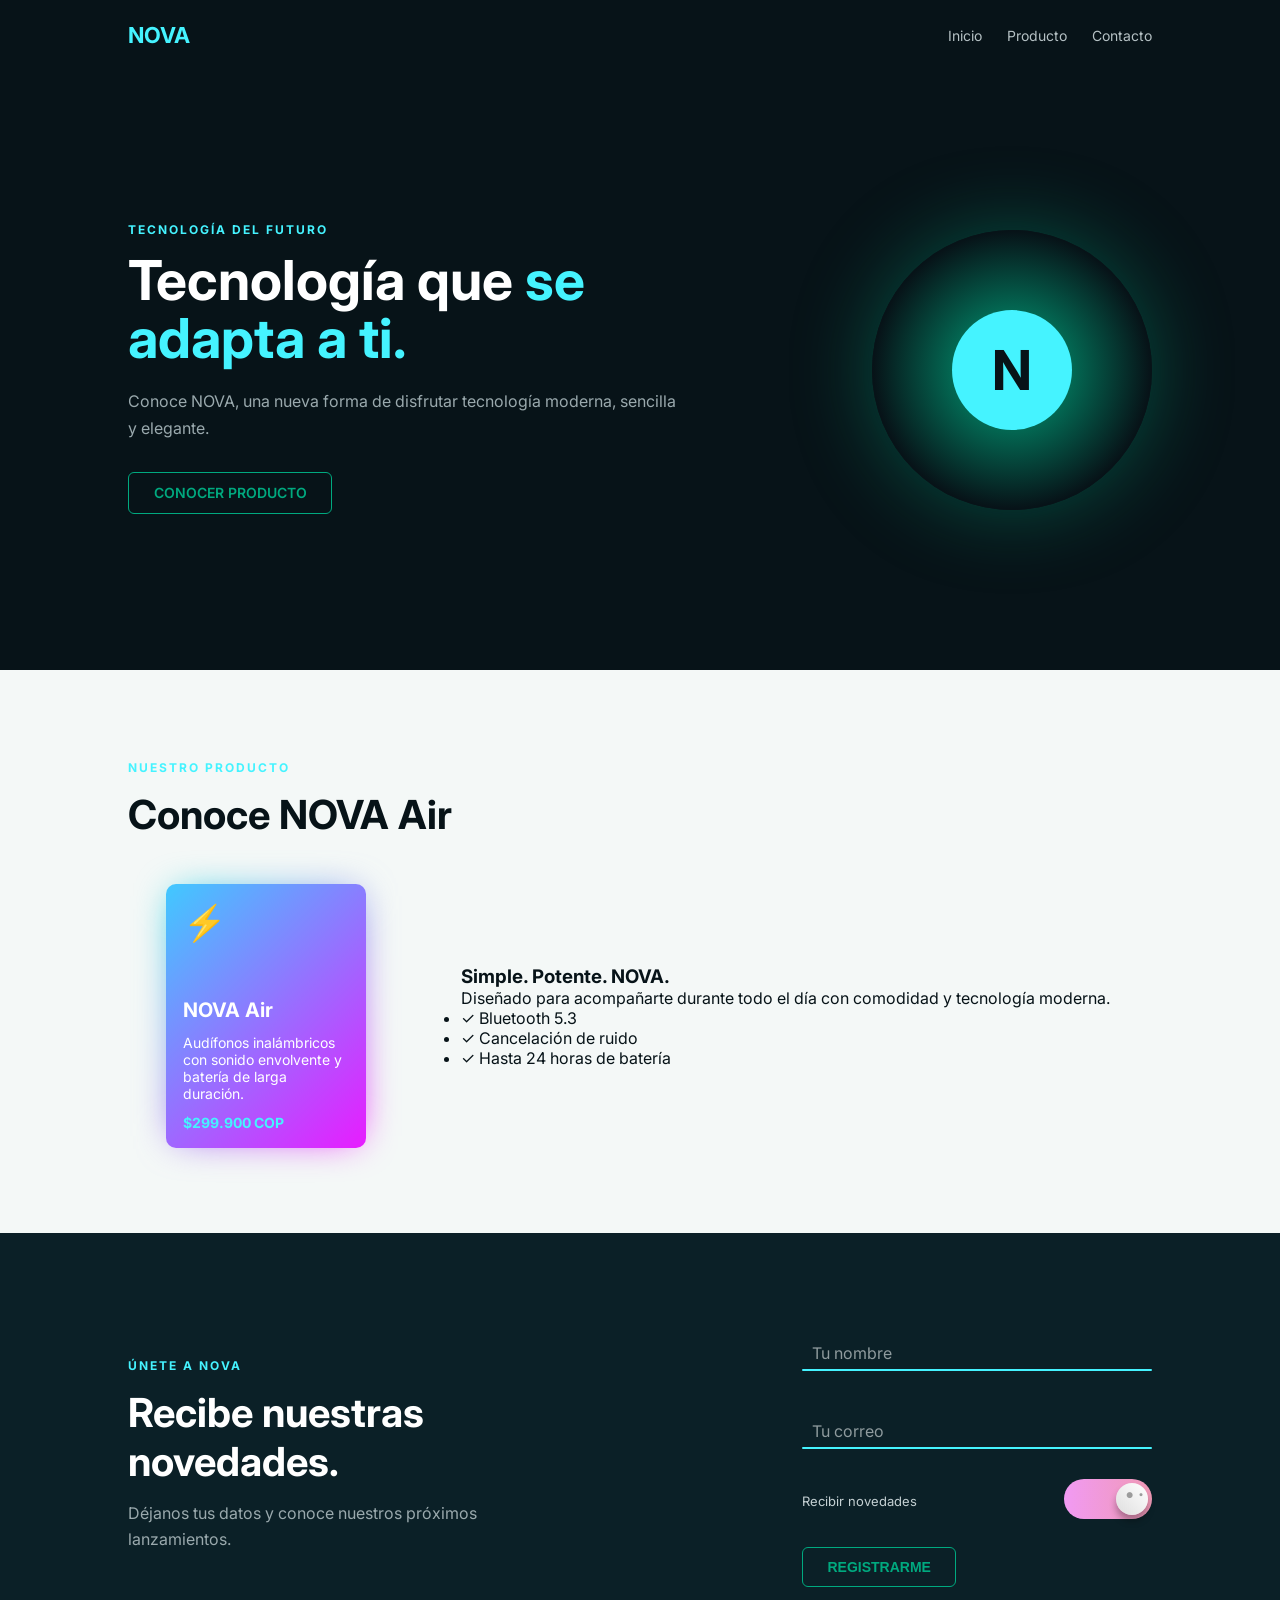
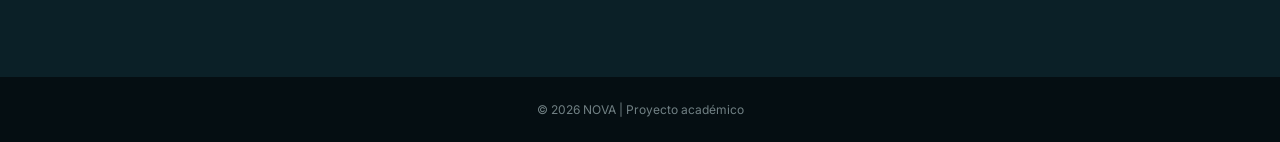
<file: landing-page/index.html>
<!DOCTYPE html>
<html lang="es">
<head>
    <meta charset="UTF-8">
    <meta name="viewport" content="width=device-width, initial-scale=1.0">

    <title>NOVA - Tecnología</title>

    <link rel="stylesheet" href="styles.css">
    <link rel="preconnect" href="https://fonts.googleapis.com">
    <link rel="preconnect" href="https://fonts.gstatic.com" crossorigin>
    <link href="https://fonts.googleapis.com/css2?family=Inter:wght@400;600;700&display=swap" rel="stylesheet">
</head>

<body>

    <header>
        <div class="logo">NOVA</div>

        <nav>
            <a href="#inicio">Inicio</a>
            <a href="#producto">Producto</a>
            <a href="#contacto">Contacto</a>
        </nav>
    </header>

    <section class="hero" id="inicio">

        <div class="hero-text">

            <p class="mini-title">TECNOLOGÍA DEL FUTURO</p>

            <h1>
                Tecnología que
                <span>se adapta a ti.</span>
            </h1>

            <p>
                Conoce NOVA, una nueva forma de disfrutar
                tecnología moderna, sencilla y elegante.
            </p>
            <a href="#producto" class="nova-btn">
                Conocer producto
            </a>

        </div>


        <div class="hero-circle">
            <span>N</span>
        </div>

    </section>
    <section class="producto" id="producto">

        <p class="mini-title">NUESTRO PRODUCTO</p>

        <h2>Conoce NOVA Air</h2>

        <div class="producto-contenido">
            <div class="nova-card">

                <div class="card-icon">
                    ⚡
                </div>

                <p class="card-title">
                    NOVA Air
                </p>

                <p>
                    Audífonos inalámbricos con sonido
                    envolvente y batería de larga duración.
                </p>

                <p class="card-price">
                    $299.900 COP
                </p>

            </div>


            <div class="producto-info">

                <h3>
                    Simple. Potente. NOVA.
                </h3>

                <p>
                    Diseñado para acompañarte durante todo
                    el día con comodidad y tecnología moderna.
                </p>

                <ul>
                    <li>✓ Bluetooth 5.3</li>
                    <li>✓ Cancelación de ruido</li>
                    <li>✓ Hasta 24 horas de batería</li>
                </ul>

            </div>

        </div>

    </section>
    <section class="contacto" id="contacto">

        <div class="contacto-texto">

            <p class="mini-title">
                ÚNETE A NOVA
            </p>

            <h2>
                Recibe nuestras novedades.
            </h2>

            <p>
                Déjanos tus datos y conoce nuestros
                próximos lanzamientos.
            </p>

        </div>


        <form>

            <div class="nova-input">

                <input type="text" required>

                <span>Tu nombre</span>

                <i></i>

            </div>


            <div class="nova-input">

                <input type="email" required>

                <span>Tu correo</span>

                <i></i>

            </div>

            <div class="toggle-area">

                <span>Recibir novedades</span>

                <div class="nova-toggle">

                    <div class="check">

                        <input
                            id="toggle"
                            type="checkbox"
                            checked
                        >

                        <label for="toggle"></label>

                    </div>

                </div>

            </div>

            <button
                type="submit"
                class="nova-btn"
            >
                Registrarme
            </button>

        </form>

    </section>

    <footer>

        <p>
            © 2026 NOVA | Proyecto académico
        </p>

        <!--
        Card:
        Autor: gharsh11032000
        Link: https://uiverse.io/gharsh11032000/tasty-frog-49

        Button:
        Autor: nikk7007
        Link: https://uiverse.io/nikk7007/nasty-wasp-56

        Input:
        Autor: VijinV
        Link: https://uiverse.io/VijinV/mean-goose-92

        Toggle:
        Autor: Shoh2008
        Link: https://uiverse.io/Shoh2008/average-monkey-56
        -->

    </footer>

</body>
</html>
</file>
<file: landing-page/styles.css>
* {
  margin: 0;
  padding: 0;
  box-sizing: border-box;
}

html {
  scroll-behavior: smooth;
}

body {
  font-family: "Inter", sans-serif;
  background: #071318;
  color: white;
}

a {
  text-decoration: none;
  color: inherit;
}

section {
  padding: 90px 10%;
}

.mini-title {
  color: #45f3ff;
  font-size: 12px;
  font-weight: bold;
  letter-spacing: 2px;
  margin-bottom: 15px;
}

header {
  height: 70px;

  display: flex;
  align-items: center;
  justify-content: space-between;

  padding: 0 10%;

  background: #071318;
}

.logo {
  font-size: 22px;
  font-weight: bold;
  color: #45f3ff;
}

nav {
  display: flex;
  gap: 25px;
}

nav a {
  font-size: 14px;
  color: #b5c1c4;
}

nav a:hover {
  color: #45f3ff;
}

.hero {
  min-height: 600px;

  display: flex;
  align-items: center;
  justify-content: space-between;

  gap: 50px;
}

.hero-text {
  max-width: 550px;
}

.hero h1 {
  font-size: 55px;
  line-height: 1.05;
  margin-bottom: 20px;
}

.hero h1 span {
  color: #45f3ff;
}

.hero-text > p:not(.mini-title) {
  color: #9aa9ad;
  line-height: 1.7;
  margin-bottom: 30px;
}

.hero-circle {
  width: 280px;
  height: 280px;

  border-radius: 50%;

  display: flex;
  align-items: center;
  justify-content: center;

  background: radial-gradient(circle, #00a97f, #071318 70%);

  box-shadow: 0 0 80px rgba(0, 169, 127, 0.4);
}

.hero-circle span {
  width: 120px;
  height: 120px;

  display: flex;
  align-items: center;
  justify-content: center;

  border-radius: 50%;

  background: #45f3ff;

  color: #071318;

  font-size: 55px;
  font-weight: bold;
}

.nova-btn {
  --color: #00a97f;
  --color2: #071318;

  display: inline-block;

  padding: 0.8em 1.75em;

  background-color: transparent;

  border-radius: 6px;

  border: 0.3px solid var(--color);

  transition: 0.5s;

  position: relative;
  overflow: hidden;

  cursor: pointer;

  z-index: 1;

  font-weight: 600;
  font-size: 14px;

  color: var(--color);

  text-transform: uppercase;
}

.nova-btn::after,
.nova-btn::before {
  content: "";

  display: block;

  height: 100%;
  width: 100%;

  transform: skew(90deg) translate(-50%, -50%);

  position: absolute;

  inset: 50%;
  left: 25%;

  z-index: -1;

  transition: 0.5s ease-out;

  background-color: var(--color);
}

.nova-btn::before {
  top: -50%;
  left: -25%;

  transform: skew(90deg) rotate(180deg) translate(-50%, -50%);
}

.nova-btn:hover::before {
  transform: skew(45deg) rotate(180deg) translate(-50%, -50%);
}

.nova-btn:hover::after {
  transform: skew(45deg) translate(-50%, -50%);
}

.nova-btn:hover {
  color: var(--color2);
}

.nova-btn:active {
  transform: scale(0.98);
}

.producto {
  background: #f4f8f7;
  color: #071318;
}

.producto h2 {
  font-size: 40px;
  margin-bottom: 50px;
}

.producto-contenido {
  display: flex;
  align-items: center;
  justify-content: center;
  gap: 100px;
}

.nova-card {
  position: relative;

  width: 190px;
  height: 254px;

  background-color: #000;

  display: flex;
  flex-direction: column;
  justify-content: end;

  padding: 12px;
  gap: 12px;

  border-radius: 8px;

  cursor: pointer;

  color: white;

  z-index: 0;
}

.nova-card::before {
  content: "";

  position: absolute;

  inset: 0;
  left: -5px;

  margin: auto;

  width: 200px;
  height: 264px;

  border-radius: 10px;

  background: linear-gradient(-45deg, #e81cff 0%, #40c9ff 100%);

  z-index: -1;

  pointer-events: none;

  transition: all 0.6s cubic-bezier(0.175, 0.885, 0.32, 1.275);
}

.nova-card::after {
  content: "";

  position: absolute;

  inset: 0;

  background: linear-gradient(-45deg, #fc00ff 0%, #00dbde 100%);

  transform: translate3d(0, 0, 0) scale(0.95);

  filter: blur(20px);

  z-index: -2;

  pointer-events: none;

  transition: 0.5s;
}

.nova-card:hover::before {
  transform: rotate(-90deg) scaleX(1.34) scaleY(0.77);
}

.nova-card:hover::after {
  filter: blur(30px);
}

.card-icon {
  font-size: 35px;

  margin-bottom: auto;
}

.card-title {
  font-size: 20px;
  font-weight: bold;
}

.nova-card p:not(.card-title) {
  font-size: 14px;
}

.card-price {
  color: #45f3ff;

  font-weight: bold;
}

.contacto {
  display: flex;
  justify-content: space-between;
  align-items: center;

  gap: 70px;

  background: #0b2027;
}

.contacto-texto {
  max-width: 450px;
}

.contacto h2 {
  font-size: 40px;
  margin-bottom: 15px;
}

.contacto-texto > p:last-child {
  color: #9aa9ad;
  line-height: 1.6;
}

form {
  width: 350px;
}

.nova-input {
  position: relative;

  width: 100%;

  margin-bottom: 30px;
}

.nova-input input {
  position: relative;

  width: 100%;

  padding: 20px 10px 10px;

  background: transparent;

  outline: none;

  border: none;

  color: white;

  font-size: 1em;

  letter-spacing: 0.05em;

  transition: 0.5s;

  z-index: 10;
}

.nova-input span {
  position: absolute;

  left: 0;

  padding: 20px 10px 10px;

  color: #8f9b9e;

  transition: 0.5s;

  pointer-events: none;
}

.nova-input input:valid ~ span,
.nova-input input:focus ~ span {
  color: #45f3ff;

  transform: translateX(-10px) translateY(-34px);

  font-size: 0.75em;
}

.nova-input i {
  position: absolute;

  left: 0;
  bottom: 0;

  width: 100%;
  height: 2px;

  background: #45f3ff;

  border-radius: 4px;

  transition: 0.5s;

  pointer-events: none;

  z-index: 9;
}

.nova-input input:valid ~ i,
.nova-input input:focus ~ i {
  height: 44px;
}

.nova-toggle .check {
  --size: 40px;

  position: relative;

  background: linear-gradient(90deg, #f19af3, #f099b5);

  line-height: 0;

  font-size: var(--size);
}

.nova-toggle .check input[type="checkbox"],
.nova-toggle .check label,
.nova-toggle .check label::before,
.nova-toggle .check label::after,
.nova-toggle .check {
  appearance: none;

  display: inline-block;

  border-radius: var(--size);

  border: 0;

  transition: 0.35s ease-in-out;

  box-sizing: border-box;

  cursor: pointer;
}

.nova-toggle .check label {
  width: calc(2.2 * var(--size));

  height: var(--size);

  background: #d7d7d7;

  overflow: hidden;
}

.nova-toggle .check input[type="checkbox"] {
  position: absolute;

  z-index: 1;

  width: calc(0.8 * var(--size));
  height: calc(0.8 * var(--size));

  top: calc(0.1 * var(--size));
  left: calc(0.1 * var(--size));

  background: linear-gradient(45deg, #dedede, #ffffff);

  box-shadow: 0 6px 7px rgba(0, 0, 0, 0.3);

  outline: none;

  margin: 0;
}

.nova-toggle .check input[type="checkbox"]:checked {
  left: calc(1.3 * var(--size));
}

.nova-toggle .check input[type="checkbox"]:checked + label {
  background: transparent;
}

.nova-toggle .check label::before,
.nova-toggle .check label::after {
  content: "· ·";

  position: absolute;

  left: calc(0.15 * var(--size));
  top: calc(0.5 * var(--size));

  height: var(--size);

  color: #9b9b9b;

  z-index: 2;

  font-size: calc(0.6 * var(--size));
}

.nova-toggle .check label::after {
  content: "●";

  top: calc(0.65 * var(--size));
  left: calc(0.2 * var(--size));

  font-size: calc(0.2 * var(--size));
}

.nova-toggle .check input[type="checkbox"]:checked + label::before,
.nova-toggle .check input[type="checkbox"]:checked + label::after {
  left: calc(1.55 * var(--size));

  top: calc(0.4 * var(--size));

  transform: rotateY(360deg);
}

.toggle-area {
  display: flex;

  align-items: center;
  justify-content: space-between;

  color: #c5d0d3;

  font-size: 13px;

  margin-bottom: 25px;
}

footer {
  padding: 25px 10%;

  text-align: center;

  background: #050e12;

  color: #718084;

  font-size: 12px;
}

@media (max-width: 700px) {
  header {
    padding: 0 5%;
  }

  nav {
    gap: 12px;
  }

  nav a {
    font-size: 12px;
  }

  section {
    padding: 70px 7%;
  }

  .hero {
    flex-direction: column;
    text-align: center;
    justify-content: center;
  }

  .hero h1 {
    font-size: 42px;
  }

  .hero-circle {
    width: 220px;
    height: 220px;
  }

  .hero-circle span {
    width: 90px;
    height: 90px;
    font-size: 40px;
  }

  .producto-contenido {
    flex-direction: column;
    gap: 50px;
  }

  .producto-info {
    text-align: center;
  }

  .contacto {
    flex-direction: column;
    align-items: stretch;
  }

  form {
    width: 100%;
  }
}
</file>
